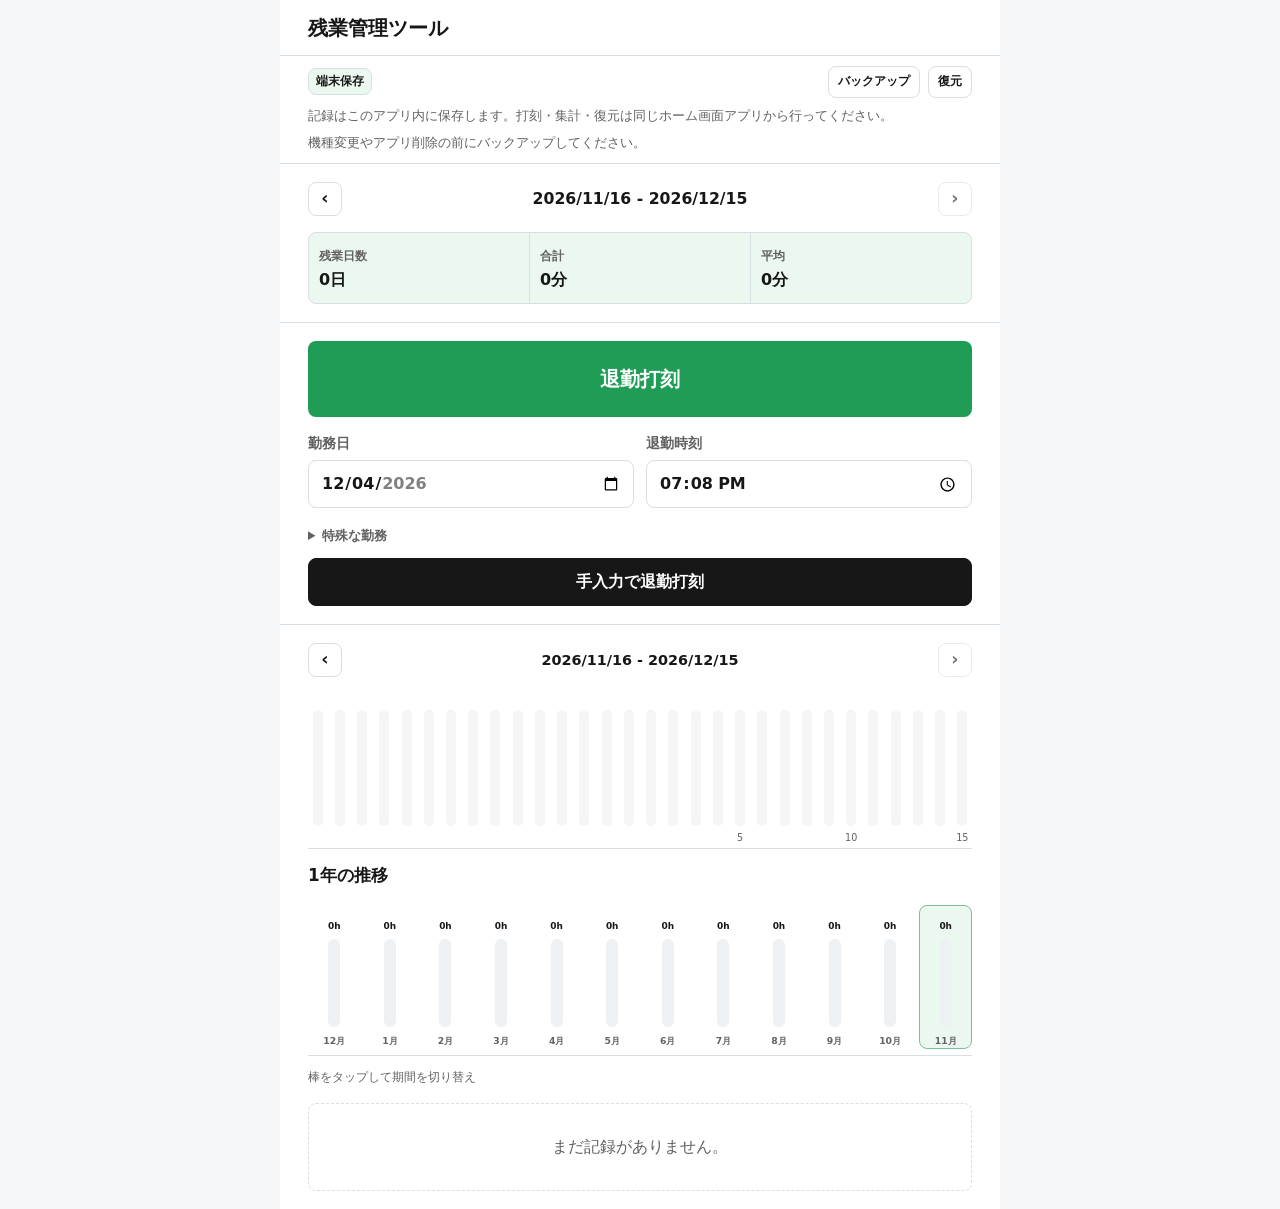
<file: index.html>
<!doctype html>
<html lang="ja">
  <head>
    <meta charset="utf-8">
    <meta name="viewport" content="width=device-width, initial-scale=1">
    <meta name="theme-color" content="#f6f7f9">
    <title>残業管理ツール</title>
    <link rel="stylesheet" href="styles.css?v=40">
    <link rel="manifest" href="manifest.webmanifest">
    <link rel="icon" type="image/png" sizes="192x192" href="icons/icon-192.png">
    <link rel="apple-touch-icon" href="icons/apple-touch-icon.png">
  </head>
  <body>
    <main class="app-shell">
      <section class="quick-clock-out-view" id="quickClockOutView" aria-labelledby="quickClockOutHeading" hidden>
        <div class="quick-clock-out-mark" id="quickClockOutMark" aria-hidden="true">✓</div>
        <p class="section-kicker">退勤打刻</p>
        <h1 id="quickClockOutHeading">打刻しています</h1>
        <p class="quick-clock-out-summary" id="quickClockOutSummary">現在時刻を確認しています。</p>
        <p class="small-note quick-clock-out-note" id="quickClockOutNote"></p>
        <a class="ghost-action quick-clock-out-link" href="./index.html">記録を見る</a>
      </section>

      <div id="homeView">
        <header class="topbar">
          <h1>残業管理ツール</h1>
        </header>

        <section class="storage-panel" aria-label="保存先とバックアップ">
          <div class="storage-compact-row">
            <span class="storage-pill">端末保存</span>
            <button class="storage-link" id="exportBackup" type="button">バックアップ</button>
            <button class="storage-link" id="importBackup" type="button">復元</button>
            <input id="backupFile" type="file" accept="application/json,.json" hidden aria-label="復元するバックアップ">
          </div>
          <p class="small-note">記録はこのアプリ内に保存します。打刻・集計・復元は同じホーム画面アプリから行ってください。</p>
          <p class="small-note">機種変更やアプリ削除の前にバックアップしてください。</p>
        </section>

        <section class="summary-panel" aria-labelledby="summary-heading">
          <div class="period-row">
            <button class="ghost-action js-prev-period" type="button" aria-label="前の期間">‹</button>
            <h2 id="summary-heading"></h2>
            <button class="ghost-action js-next-period" type="button" aria-label="次の期間">›</button>
          </div>

          <div class="summary-grid">
            <div>
              <span>残業日数</span>
              <strong id="recordCount">0日</strong>
            </div>
            <div>
              <span>合計</span>
              <strong id="totalOvertime">0分</strong>
            </div>
            <div>
              <span>平均</span>
              <strong id="averageOvertime">0分</strong>
            </div>
          </div>
        </section>

        <section class="action-panel" aria-label="退勤打刻">
          <button class="primary-action" id="clockOutNow" type="button">
            退勤打刻
          </button>

          <form class="manual-form" id="recordForm">
            <label>
              <span>勤務日</span>
              <input id="workDate" name="workDate" type="date" required>
            </label>

            <label>
              <span>退勤時刻</span>
              <input id="clockOutTime" name="clockOutTime" type="time" required>
            </label>
            <details class="special-options">
              <summary>特殊な勤務</summary>
              <div class="special-grid">
                <label class="checkbox-line">
                  <input id="holidayWork" name="holidayWork" type="checkbox">
                  <span>休日出勤</span>
                </label>
                <label class="checkbox-line">
                  <input id="earlyWork" name="earlyWork" type="checkbox">
                  <span>早出</span>
                </label>
                <div class="early-punch-panel" id="earlyPunchPanel" hidden>
                  <p class="input-hint" id="earlyPunchStatus">出勤時に打刻します。</p>
                  <button class="ghost-action compact-action" id="clockInEarly" type="button">出勤打刻</button>
                </div>
              </div>
            </details>

            <button class="secondary-action" type="submit">手入力で退勤打刻</button>
            <button class="ghost-action" id="cancelEdit" type="button" hidden>修正をキャンセル</button>
          </form>
          <p class="status-line" id="statusMessage" role="status" aria-live="polite"></p>
        </section>

        <section class="records-panel" aria-label="期間の記録">
          <div class="period-row records-period-row">
            <button class="ghost-action js-prev-period" type="button" aria-label="前の期間">‹</button>
            <p class="records-period-label" id="recordsPeriodLabel"></p>
            <button class="ghost-action js-next-period" type="button" aria-label="次の期間">›</button>
          </div>

          <div class="chart-wrap" id="recordsChart" role="group" aria-label="この期間の残業時間グラフ"></div>
          <div class="trend-block">
            <div class="trend-heading">
              <h3>1年の推移</h3>
            </div>
            <div class="trend-chart" id="trendChart" role="group" aria-label="1年分の月別残業時間"></div>
            <p class="small-note trend-note">棒をタップして期間を切り替え</p>
          </div>
          <p class="small-note records-mode-note" id="recordsModeNote"></p>
          <div class="records-list" id="recordsList"></div>
        </section>
      </div>

      <section class="detail-view" id="detailView" aria-labelledby="detail-heading" hidden>
        <button class="ghost-action back-action" id="backToList" type="button">一覧へ戻る</button>
        <div class="detail-title-row">
          <p class="section-kicker">記録詳細</p>
          <h2 id="detail-heading"></h2>
        </div>
        <dl class="detail-grid">
          <div>
            <dt>退勤</dt>
            <dd id="detailClockOut"></dd>
          </div>
          <div>
            <dt>残業</dt>
            <dd id="detailOvertime"></dd>
          </div>
          <div>
            <dt>更新</dt>
            <dd id="detailUpdated"></dd>
          </div>
        </dl>
        <div class="detail-actions">
          <button class="secondary-action" id="editSelectedRecord" type="button">修正</button>
          <button class="danger-action" id="deleteSelectedRecord" type="button">削除</button>
        </div>
      </section>
    </main>

    <template id="recordItemTemplate">
      <button class="record-row" type="button">
        <span class="record-date"></span>
        <span class="record-time"></span>
        <strong class="record-total"></strong>
        <span class="record-open">詳細</span>
      </button>
    </template>

    <script src="app.js?v=40" defer></script>
  </body>
</html>
</file>
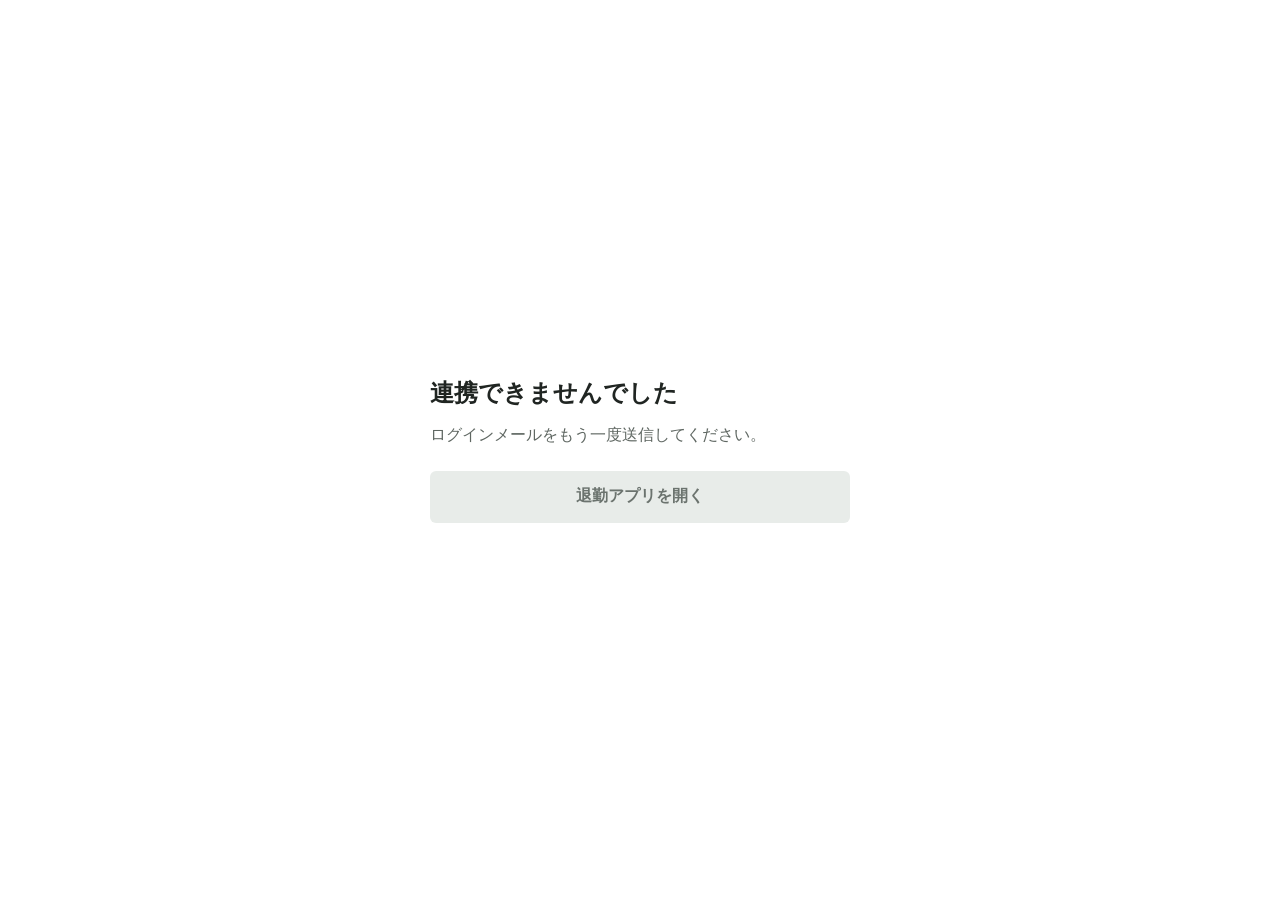
<file: android-auth/index.html>
<!doctype html>
<html lang="ja">
  <head>
    <meta charset="utf-8">
    <meta name="viewport" content="width=device-width, initial-scale=1">
    <meta name="robots" content="noindex,nofollow">
    <title>退勤アプリ連携</title>
    <style>
      :root {
        color-scheme: light;
        font-family: system-ui, -apple-system, BlinkMacSystemFont, "Segoe UI", sans-serif;
        color: #202522;
        background: #fff;
      }

      body {
        min-height: 100vh;
        margin: 0;
        display: grid;
        place-items: center;
      }

      main {
        width: min(100% - 40px, 420px);
      }

      h1 {
        margin: 0 0 12px;
        font-size: 24px;
        letter-spacing: 0;
      }

      p {
        margin: 0 0 22px;
        color: #5f6762;
        line-height: 1.7;
      }

      button {
        width: 100%;
        min-height: 52px;
        border: 0;
        border-radius: 6px;
        padding: 12px 18px;
        color: #fff;
        background: #159a55;
        font: inherit;
        font-weight: 700;
      }

      button:disabled {
        color: #6b736e;
        background: #e8ece9;
      }
    </style>
  </head>
  <body>
    <main>
      <h1 id="heading">退勤アプリを連携します</h1>
      <p id="message">自動で開かない場合は、下のボタンを押してください。</p>
      <button id="openApp" type="button">退勤アプリを開く</button>
    </main>
    <script>
      (() => {
        "use strict";

        const hash = window.location.hash;
        const params = new URLSearchParams(hash.startsWith("#") ? hash.slice(1) : hash);
        const button = document.getElementById("openApp");
        const heading = document.getElementById("heading");
        const message = document.getElementById("message");

        if (!params.get("access_token") || !params.get("refresh_token")) {
          heading.textContent = "連携できませんでした";
          message.textContent = params.get("error_description") || "ログインメールをもう一度送信してください。";
          button.disabled = true;
          return;
        }

        const appUrl = `intent://auth?${params.toString()}`
          + "#Intent;scheme=overtimeclockout;"
          + "package=io.github.amuuuune.overtimeclockout;end";
        window.history.replaceState(null, "", window.location.pathname);

        const openApp = () => {
          window.location.href = appUrl;
        };

        button.addEventListener("click", openApp);
        window.setTimeout(openApp, 120);
      })();
    </script>
  </body>
</html>
</file>
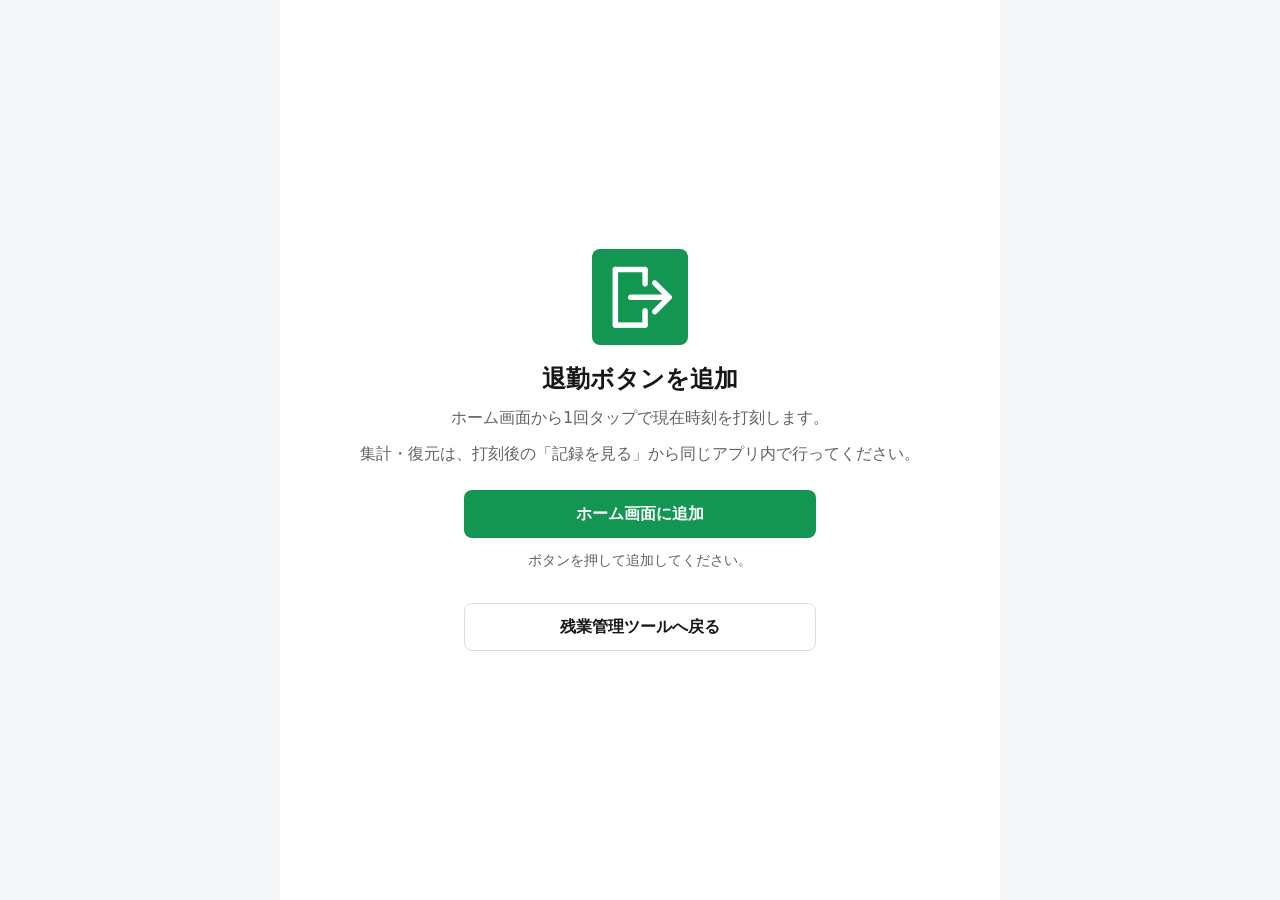
<file: quick/index.html>
<!doctype html>
<html lang="ja">
  <head>
    <meta charset="utf-8">
    <meta name="viewport" content="width=device-width, initial-scale=1">
    <meta name="theme-color" content="#149653">
    <title>退勤ボタンを追加</title>
    <link rel="manifest" href="manifest.webmanifest">
    <link rel="icon" type="image/png" sizes="192x192" href="../icons/clock-out-192.png">
    <link rel="apple-touch-icon" href="../icons/clock-out-192.png">
    <script>
      if (new URLSearchParams(window.location.search).get("launch") === "clockout") {
        window.location.replace("../index.html?action=clockout");
      }
    </script>
    <style>
      :root {
        color-scheme: light;
        --page: #f6f7f9;
        --surface: #ffffff;
        --ink: #171717;
        --muted: #626262;
        --line: #d9dee3;
        --accent: #149653;
        --accent-pressed: #0d713d;
      }

      * {
        box-sizing: border-box;
      }

      html {
        background: var(--page);
        color: var(--ink);
        font-family: system-ui, -apple-system, BlinkMacSystemFont, "Segoe UI", sans-serif;
        line-height: 1.5;
      }

      body {
        margin: 0;
        min-height: 100vh;
      }

      main {
        display: grid;
        align-content: center;
        justify-items: center;
        gap: 12px;
        min-height: 100vh;
        max-width: 720px;
        margin: 0 auto;
        padding: max(28px, env(safe-area-inset-top)) 24px max(28px, env(safe-area-inset-bottom));
        background: var(--surface);
        text-align: center;
      }

      .app-icon {
        width: 96px;
        height: 96px;
        margin-bottom: 8px;
        border-radius: 8px;
      }

      h1,
      p {
        margin: 0;
        overflow-wrap: anywhere;
        letter-spacing: 0;
      }

      h1 {
        font-size: 1.5rem;
        line-height: 1.2;
      }

      p {
        color: var(--muted);
      }

      button,
      a {
        display: grid;
        place-items: center;
        min-height: 48px;
        width: min(100%, 22rem);
        border-radius: 8px;
        padding: 11px 16px;
        font: inherit;
        font-weight: 800;
        letter-spacing: 0;
        text-decoration: none;
      }

      button {
        margin-top: 12px;
        border: 0;
        background: var(--accent);
        color: #ffffff;
        cursor: pointer;
      }

      button:active {
        background: var(--accent-pressed);
      }

      a {
        border: 1px solid var(--line);
        background: #ffffff;
        color: var(--ink);
      }

      .status {
        min-height: 3em;
        max-width: 30rem;
        font-size: 0.86rem;
      }
    </style>
  </head>
  <body>
    <main>
      <img class="app-icon" src="../icons/clock-out-192.png" alt="">
      <h1>退勤ボタンを追加</h1>
      <p>ホーム画面から1回タップで現在時刻を打刻します。</p>
      <p>集計・復元は、打刻後の「記録を見る」から同じアプリ内で行ってください。</p>
      <button id="installButton" type="button">ホーム画面に追加</button>
      <p class="status" id="installStatus" role="status" aria-live="polite">
        ボタンを押して追加してください。
      </p>
      <a href="../index.html">残業管理ツールへ戻る</a>
    </main>

    <script>
      (function () {
        "use strict";

        const installButton = document.getElementById("installButton");
        const installStatus = document.getElementById("installStatus");
        let installPrompt = null;

        window.addEventListener("beforeinstallprompt", (event) => {
          event.preventDefault();
          installPrompt = event;
          installStatus.textContent = "追加できます。";
        });

        window.addEventListener("appinstalled", () => {
          installPrompt = null;
          installButton.disabled = true;
          installButton.textContent = "追加しました";
          installStatus.textContent = "ホーム画面の「退勤」から打刻できます。";
        });

        installButton.addEventListener("click", async () => {
          if (!installPrompt) {
            installStatus.textContent =
              "iPhoneではSafariの共有メニューから「ホーム画面に追加」を選んでください。AndroidではChromeのメニューから追加できます。";
            return;
          }

          installPrompt.prompt();
          const choice = await installPrompt.userChoice;
          if (choice.outcome !== "accepted") {
            installStatus.textContent = "追加をキャンセルしました。";
          }
          installPrompt = null;
        });

        if ("serviceWorker" in navigator) {
          navigator.serviceWorker.register("../service-worker.js", { scope: "../" }).catch(() => {});
        }
      })();
    </script>
  </body>
</html>
</file>
<file: styles.css>
:root {
  color-scheme: light;
  --page: #f6f7f9;
  --surface: #ffffff;
  --surface-strong: #ebf8f0;
  --workday-track: #e3f5ea;
  --ink: #171717;
  --muted: #626262;
  --line: #d9dee3;
  --accent: #1f9d57;
  --accent-pressed: #167841;
  --warning: #b42318;
  --focus: #0f7a78;
  --section-gap: 16px;
  --field-gap: 12px;
  --tight-gap: 8px;
  --control-gap: 6px;
  --caption-gap: 4px;
  --panel-y: 18px;
}

* {
  box-sizing: border-box;
}

html {
  background: var(--page);
  color: var(--ink);
  font-family: system-ui, -apple-system, BlinkMacSystemFont, "Segoe UI", sans-serif;
  line-height: 1.5;
}

body {
  margin: 0;
  min-height: 100vh;
}

button,
input {
  font: inherit;
}

button {
  border: 0;
  cursor: pointer;
}

button:disabled {
  cursor: wait;
  opacity: 0.6;
}

button:focus-visible,
input:focus-visible {
  outline: 3px solid color-mix(in srgb, var(--focus) 40%, transparent);
  outline-offset: 2px;
}

[hidden] {
  display: none !important;
}

.app-shell {
  margin: 0 auto;
  max-width: 720px;
  min-height: 100vh;
  background: var(--surface);
}

.quick-clock-out-view {
  display: grid;
  align-content: center;
  justify-items: center;
  gap: var(--tight-gap);
  min-height: 100vh;
  padding: max(28px, env(safe-area-inset-top)) 24px max(28px, env(safe-area-inset-bottom));
  text-align: center;
}

.quick-clock-out-mark {
  display: grid;
  place-items: center;
  width: 68px;
  height: 68px;
  margin-bottom: var(--tight-gap);
  border-radius: 50%;
  background: var(--surface-strong);
  color: var(--accent);
  font-size: 2rem;
  font-weight: 900;
}

.quick-clock-out-view.is-pending .quick-clock-out-mark {
  color: var(--muted);
}

.quick-clock-out-view.is-cancelled .quick-clock-out-mark {
  background: #f3f5f7;
  color: var(--muted);
}

.quick-clock-out-summary {
  margin: 4px 0 0;
  color: var(--ink);
  font-size: 1.05rem;
  font-weight: 800;
}

.quick-clock-out-note {
  max-width: 34rem;
  margin-top: var(--caption-gap);
}

.quick-clock-out-link {
  display: grid;
  place-items: center;
  min-width: 12rem;
  margin-top: var(--section-gap);
  color: var(--ink);
  text-decoration: none;
}

.topbar,
.storage-panel,
.action-panel,
.summary-panel,
.records-panel {
  padding: var(--panel-y) 18px;
  border-bottom: 1px solid var(--line);
}

.topbar {
  padding-block: max(16px, env(safe-area-inset-top)) 14px;
}

.eyebrow,
.section-kicker,
.small-note {
  margin: 0;
  color: var(--muted);
  font-size: 0.82rem;
  letter-spacing: 0;
}

h1,
h2,
h3,
p {
  overflow-wrap: anywhere;
}

h1,
h2,
h3 {
  margin: 0;
  line-height: 1.2;
  letter-spacing: 0;
}

h1 {
  font-size: 1.28rem;
}

h2 {
  margin-top: 0;
  font-size: 1.35rem;
}

h3 {
  margin-top: 0;
  font-size: 1.05rem;
}

.lead {
  margin: 12px 0 0;
  color: var(--muted);
}

.storage-panel {
  display: grid;
  gap: var(--tight-gap);
  padding-block: 10px;
}

.storage-compact-row {
  display: flex;
  gap: var(--tight-gap);
  align-items: center;
  min-width: 0;
}

.storage-pill {
  margin-right: auto;
  border: 1px solid var(--line);
  border-radius: 8px;
  background: var(--surface-strong);
  color: var(--ink);
  padding: 4px 7px;
  font-size: 0.72rem;
  font-weight: 800;
  white-space: nowrap;
}

.storage-link {
  min-height: 32px;
  border: 1px solid var(--line);
  border-radius: 8px;
  background: #ffffff;
  color: var(--ink);
  padding: 5px 9px;
  font-size: 0.78rem;
  font-weight: 800;
}

.storage-link + .storage-link {
  margin-left: 0;
}

.action-panel,
.summary-panel,
.records-panel {
  display: grid;
  gap: var(--section-gap);
}

.primary-action,
.secondary-action,
.ghost-action,
.danger-action {
  min-height: 44px;
  border-radius: 8px;
  padding: 11px 14px;
  font-weight: 700;
}

.primary-action {
  min-height: 76px;
  width: 100%;
  background: var(--accent);
  color: #ffffff;
  font-size: 1.25rem;
}

.primary-action:active {
  background: var(--accent-pressed);
}

.secondary-action {
  border: 1px solid var(--ink);
  background: var(--ink);
  color: #ffffff;
}

.ghost-action,
.danger-action {
  border: 1px solid var(--line);
  background: #ffffff;
  color: var(--ink);
}

.danger-action {
  border-color: color-mix(in srgb, var(--warning) 55%, var(--line));
  color: var(--warning);
  font-weight: 800;
}

.manual-form {
  display: grid;
  gap: var(--field-gap);
}

.checkbox-line {
  align-items: center;
  display: flex;
  gap: var(--control-gap);
  min-height: 28px;
  color: var(--ink);
  font-size: 0.8rem;
  font-weight: 800;
  white-space: nowrap;
}

.checkbox-line input {
  inline-size: 18px;
  block-size: 18px;
  accent-color: var(--accent);
}

.special-options {
  margin-top: 6px;
  padding-top: 0;
}

.special-options summary {
  color: var(--muted);
  cursor: pointer;
  font-size: 0.82rem;
  font-weight: 800;
}

.special-grid {
  display: grid;
  gap: var(--tight-gap);
  margin-top: 10px;
}

.early-punch-panel {
  display: grid;
  gap: var(--control-gap);
}

.compact-action {
  min-height: 38px;
  padding-block: 8px;
}

.manual-form label {
  display: grid;
  gap: var(--control-gap);
  color: var(--muted);
  font-size: 0.9rem;
  font-weight: 700;
}

.manual-form .checkbox-line {
  display: flex;
  color: var(--ink);
  font-size: 0.8rem;
  font-weight: 800;
}

.manual-form input[type="date"],
.manual-form input[type="time"] {
  min-height: 48px;
  width: 100%;
  border: 1px solid var(--line);
  border-radius: 8px;
  background: #ffffff;
  color: var(--ink);
  padding: 9px 12px;
  font-size: 1rem;
  font-weight: 600;
}

.input-hint {
  margin: -4px 0 0;
  color: var(--muted);
  font-size: 0.82rem;
}

.status-line {
  min-height: 0;
  margin: -2px 0 0;
  color: var(--focus);
  font-weight: 700;
}

.status-line:empty {
  display: none;
}

.period-row {
  display: grid;
  grid-template-columns: 1fr;
  gap: var(--field-gap);
}

.period-row {
  grid-template-columns: 34px minmax(0, 1fr) 34px;
  align-items: center;
  gap: var(--tight-gap);
}

.period-row h2 {
  margin-top: 0;
  font-size: 0.98rem;
  line-height: 1.2;
  text-align: center;
  white-space: nowrap;
  overflow: hidden;
  text-overflow: ellipsis;
}

.records-period-row {
  margin-top: 0;
}

.records-period-label {
  margin: 0;
  color: var(--ink);
  font-size: 0.9rem;
  font-weight: 800;
  line-height: 1.2;
  text-align: center;
  white-space: nowrap;
  overflow: hidden;
  text-overflow: ellipsis;
}

.period-row .ghost-action {
  width: 100%;
  min-height: 34px;
  padding: 4px 8px;
  font-size: 1.1rem;
  line-height: 1;
}

.summary-grid {
  display: grid;
  grid-template-columns: repeat(3, 1fr);
  gap: 1px;
  margin-top: 0;
  overflow: hidden;
  border: 1px solid var(--line);
  border-radius: 8px;
  background: var(--line);
}

.summary-grid div {
  min-width: 0;
  background: var(--surface-strong);
  padding: 14px 10px;
}

.summary-grid span,
.summary-grid strong {
  display: block;
}

.summary-grid span {
  color: var(--muted);
  font-size: 0.78rem;
  font-weight: 700;
}

.summary-grid strong {
  margin-top: var(--caption-gap);
  font-size: 1rem;
  line-height: 1.2;
  overflow-wrap: anywhere;
}

.center {
  margin-top: 14px;
  text-align: center;
}

.trend-block {
  display: grid;
  gap: var(--field-gap);
  margin-top: 0;
}

.trend-heading {
  display: grid;
  gap: var(--caption-gap);
}

.detail-title-row {
  display: grid;
  gap: var(--caption-gap);
}

.trend-chart {
  display: grid;
  grid-template-columns: repeat(12, minmax(0, 1fr));
  align-items: end;
  gap: 3px;
  margin-top: 0;
  min-height: 158px;
  padding: 8px 0 6px;
  border-bottom: 1px solid var(--line);
}

.trend-bar {
  display: grid;
  grid-template-rows: auto 1fr auto;
  gap: 7px;
  justify-items: center;
  min-width: 0;
  height: 144px;
  border: 1px solid transparent;
  border-radius: 8px;
  background: transparent;
  color: var(--ink);
  padding: 4px 1px 0;
}

.trend-bar.is-current {
  border-color: color-mix(in srgb, var(--accent) 50%, var(--line));
  background: var(--surface-strong);
}

.trend-label {
  color: var(--muted);
  font-size: 0.58rem;
  font-weight: 800;
  white-space: nowrap;
}

.trend-track {
  display: flex;
  align-items: end;
  width: 100%;
  max-width: 12px;
  height: 100%;
  overflow: hidden;
  border-radius: 8px;
  background: #eef1f4;
}

.trend-fill {
  display: block;
  width: 100%;
  border-radius: 8px;
  background: var(--accent);
}

.trend-bar.is-zero .trend-fill {
  height: 0 !important;
}

.trend-total {
  display: flex;
  align-items: end;
  justify-content: center;
  min-height: 2.4em;
  min-width: 0;
  font-size: 0.56rem;
  font-weight: 900;
  line-height: 1.2;
  text-align: center;
  overflow-wrap: anywhere;
}

.records-mode-note {
  margin-top: 0;
}

.records-panel {
  border-bottom: 0;
}

.records-list {
  display: grid;
  gap: 6px;
  margin-top: 0;
}

.chart-wrap {
  margin-top: 0;
}

.chart-scroll {
  display: grid;
  grid-template-columns: repeat(var(--period-days, 31), minmax(0, 1fr));
  align-items: end;
  gap: 3px;
  min-height: 156px;
  overflow: visible;
  padding: 12px 0 6px;
  border-bottom: 1px solid var(--line);
}

.chart-bar {
  display: grid;
  grid-template-rows: minmax(0, 1fr) 1em;
  gap: 7px;
  justify-items: center;
  min-width: 0;
  height: 132px;
  color: var(--muted);
  font-size: 0.6rem;
  letter-spacing: 0;
  border: 0;
  background: transparent;
  padding: 0;
}

.bar-track {
  display: flex;
  align-items: end;
  width: 100%;
  max-width: 10px;
  height: 100%;
  border-radius: 8px;
  background: #eef1f4;
  overflow: hidden;
}

.bar-fill {
  width: 100%;
  border-radius: 8px 8px 0 0;
  background: var(--accent);
}

.chart-bar.is-zero .bar-fill {
  height: 0 !important;
}

.chart-bar.is-missing .bar-track {
  background: #f3f5f7;
}

.chart-bar.has-record .bar-track {
  background: var(--workday-track);
}

.chart-bar.has-record .bar-label {
  color: var(--ink);
  font-weight: 800;
}

.bar-label {
  display: grid;
  place-items: center;
  block-size: 1em;
  min-height: 1em;
  line-height: 1;
  white-space: nowrap;
}

.trend-note {
  margin: 0;
  color: var(--muted);
  font-size: 0.78rem;
}

.record-row {
  display: grid;
  grid-template-columns: minmax(0, 1fr) 5ch 7.5em 2.2em;
  gap: 8px;
  align-items: center;
  min-height: 46px;
  width: 100%;
  padding: 10px 12px;
  border: 1px solid var(--line);
  border-radius: 8px;
  background: #ffffff;
  color: var(--ink);
  text-align: left;
}

.record-main {
  min-width: 0;
}

.record-date {
  min-width: 0;
  font-weight: 800;
}

.record-time {
  min-width: 5ch;
  color: var(--muted);
  font-size: 0.85rem;
  text-align: right;
  white-space: nowrap;
  font-variant-numeric: tabular-nums;
}

.record-total {
  min-width: 7.5em;
  text-align: right;
  font-weight: 900;
  white-space: nowrap;
}

.record-open {
  min-width: 2.2em;
  color: var(--muted);
  font-size: 0.78rem;
  font-weight: 700;
  text-align: right;
  white-space: nowrap;
}

.empty-state {
  min-height: 88px;
  display: grid;
  place-items: center;
  border: 1px dashed var(--line);
  border-radius: 8px;
  color: var(--muted);
  text-align: center;
  padding: 18px;
}

.detail-view {
  display: grid;
  align-content: start;
  gap: var(--section-gap);
  min-height: 100vh;
  padding: max(28px, env(safe-area-inset-top)) 18px 24px;
}

.back-action {
  justify-self: start;
  margin-bottom: 0;
}

.detail-grid {
  display: grid;
  gap: 10px;
  margin: 0;
}

.detail-grid div {
  display: grid;
  grid-template-columns: minmax(74px, auto) minmax(0, 1fr);
  gap: 12px;
  align-items: center;
  min-height: 48px;
  border-bottom: 1px solid var(--line);
}

.detail-grid dt {
  color: var(--muted);
  font-size: 0.86rem;
  font-weight: 700;
}

.detail-grid dd {
  margin: 0;
  font-weight: 800;
  overflow-wrap: anywhere;
}

.detail-actions {
  display: grid;
  gap: 10px;
  margin-top: 4px;
}

@media (min-width: 560px) {
  .topbar,
  .storage-panel,
  .action-panel,
  .summary-panel,
  .records-panel {
    padding-inline: 28px;
  }

  .manual-form {
    grid-template-columns: minmax(0, 1fr) minmax(0, 1fr);
    align-items: end;
  }

  .manual-form .secondary-action,
  .manual-form .ghost-action,
  .special-options {
    grid-column: span 2;
  }

  .input-hint {
    grid-column: 1 / -1;
  }

  .trend-heading {
    grid-template-columns: minmax(0, 1fr) auto;
    align-items: end;
  }

  .record-row {
    grid-template-columns: minmax(0, 1fr) 5ch 8em 2.2em;
  }

  .detail-view {
    padding-inline: 28px;
  }

  .detail-actions {
    grid-template-columns: repeat(2, minmax(0, 1fr));
  }
}
</file>
